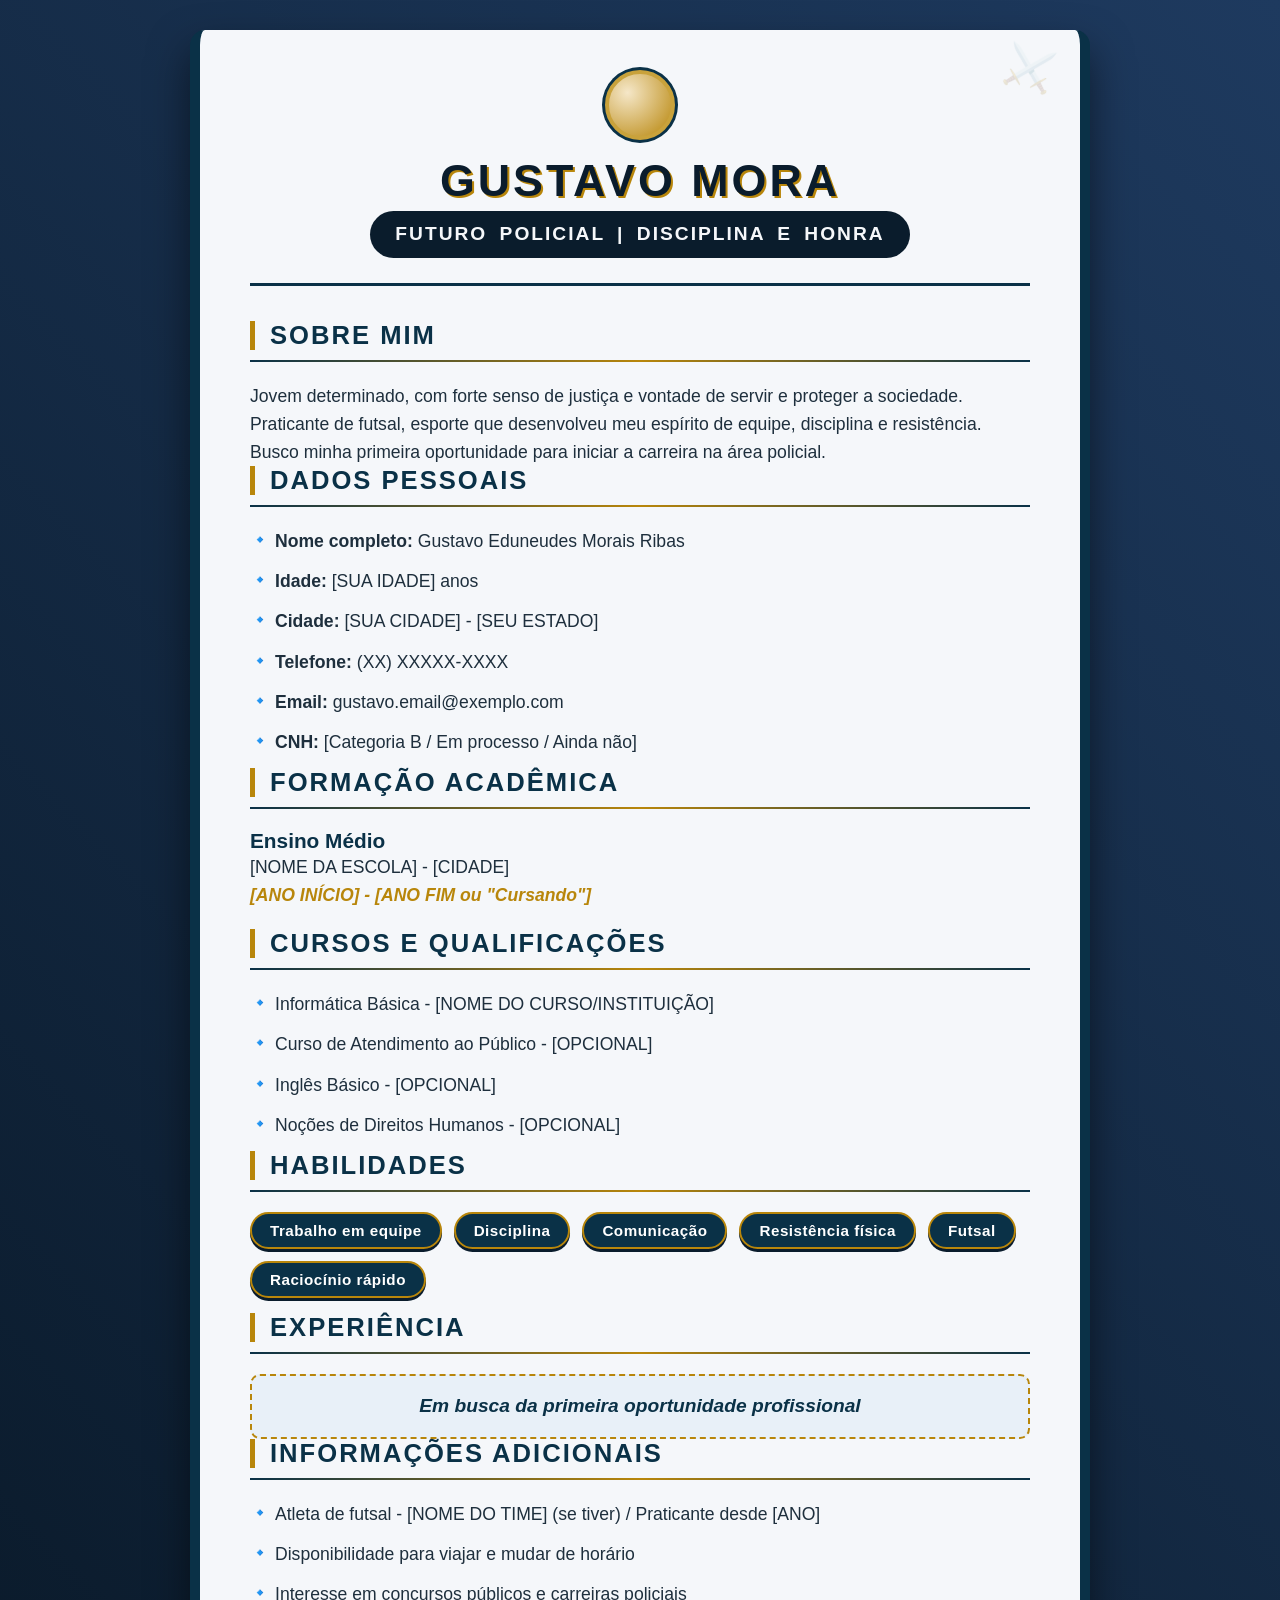
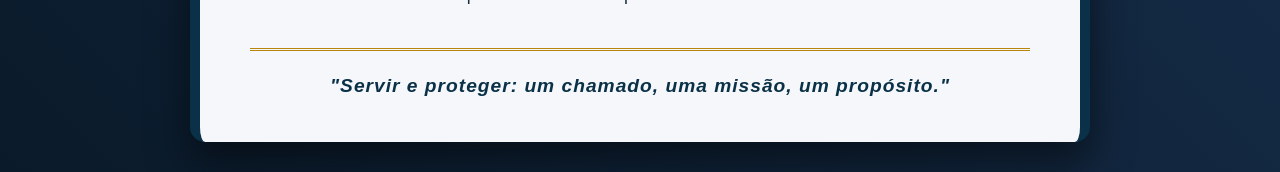
<file: index.html>
<!DOCTYPE html>
<html lang="pt-BR">
<head>
    <meta charset="UTF-8">
    <meta name="viewport" content="width=device-width, initial-scale=1.0">
    <title>Gustavo Morais - Futuro Policial</title>
    <link rel="stylesheet" href="style.css">
</head>
<body>
    <div class="container">
        <!-- HEADER COM NOME E TÍTULO -->
        <header>
            <div class="badge"></div>
            <h1>GUSTAVO MORAIS</h1>
            <p class="subtitle">FUTURO POLICIAL | DISCIPLINA E HONRA</p>
        </header>

        <!-- SEÇÃO SOBRE -->
        <section class="sobre">
            <h2>SOBRE MIM</h2>
            <div class="divider"></div>
            <p>
                Jovem determinado, com forte senso de justiça e vontade de servir e proteger a sociedade. 
                Praticante de futsal, esporte que desenvolveu meu espírito de equipe, disciplina e resistência. 
                Busco minha primeira oportunidade para iniciar a carreira na área policial.
            </p>
        </section>

        <!-- INFORMAÇÕES PESSOAIS -->
        <section class="dados">
            <h2>DADOS PESSOAIS</h2>
            <div class="divider"></div>
            <ul>
                <li><strong>Nome completo:</strong> Gustavo Eduneudes Morais Ribas</li>
                <li><strong>Idade:</strong> [SUA IDADE] anos</li>
                <li><strong>Cidade:</strong> [SUA CIDADE] - [SEU ESTADO]</li>
                <li><strong>Telefone:</strong> (XX) XXXXX-XXXX</li>
                <li><strong>Email:</strong> gustavo.email@exemplo.com</li>
                <li><strong>CNH:</strong> [Categoria B / Em processo / Ainda não]</li>
            </ul>
        </section>

        <!-- FORMAÇÃO -->
        <section class="formacao">
            <h2>FORMAÇÃO ACADÊMICA</h2>
            <div class="divider"></div>
            <div class="item">
                <h3>Ensino Médio</h3>
                <p>[NOME DA ESCOLA] - [CIDADE]</p>
                <p class="periodo">[ANO INÍCIO] - [ANO FIM ou "Cursando"]</p>
            </div>
        </section>

        <!-- CURSOS E QUALIFICAÇÕES -->
        <section class="cursos">
            <h2>CURSOS E QUALIFICAÇÕES</h2>
            <div class="divider"></div>
            <ul>
                <li>Informática Básica - [NOME DO CURSO/INSTITUIÇÃO]</li>
                <li>Curso de Atendimento ao Público - [OPCIONAL]</li>
                <li>Inglês Básico - [OPCIONAL]</li>
                <li>Noções de Direitos Humanos - [OPCIONAL]</li>
            </ul>
        </section>

        <!-- HABILIDADES -->
        <section class="habilidades">
            <h2>HABILIDADES</h2>
            <div class="divider"></div>
            <div class="skills">
                <span class="skill-tag">Trabalho em equipe</span>
                <span class="skill-tag">Disciplina</span>
                <span class="skill-tag">Comunicação</span>
                <span class="skill-tag">Resistência física</span>
                <span class="skill-tag">Futsal</span>
                <span class="skill-tag">Raciocínio rápido</span>
            </div>
        </section>

        <!-- EXPERIÊNCIA (se tiver) -->
        <section class="experiencia">
            <h2>EXPERIÊNCIA</h2>
            <div class="divider"></div>
            <p class="primeira-oportunidade">Em busca da primeira oportunidade profissional</p>
        </section>

        <!-- INFORMAÇÕES ADICIONAIS -->
        <section class="adicional">
            <h2>INFORMAÇÕES ADICIONAIS</h2>
            <div class="divider"></div>
            <ul>
                <li>Atleta de futsal - [NOME DO TIME] (se tiver) / Praticante desde [ANO]</li>
                <li>Disponibilidade para viajar e mudar de horário</li>
                <li>Interesse em concursos públicos e carreiras policiais</li>
            </ul>
        </section>

        <!-- FRASE DE EFEITO -->
        <footer>
            <p>"Servir e proteger: um chamado, uma missão, um propósito."</p>
        </footer>
    </div>

    <script src="script.js"></script>
</body>
</html>
</file>
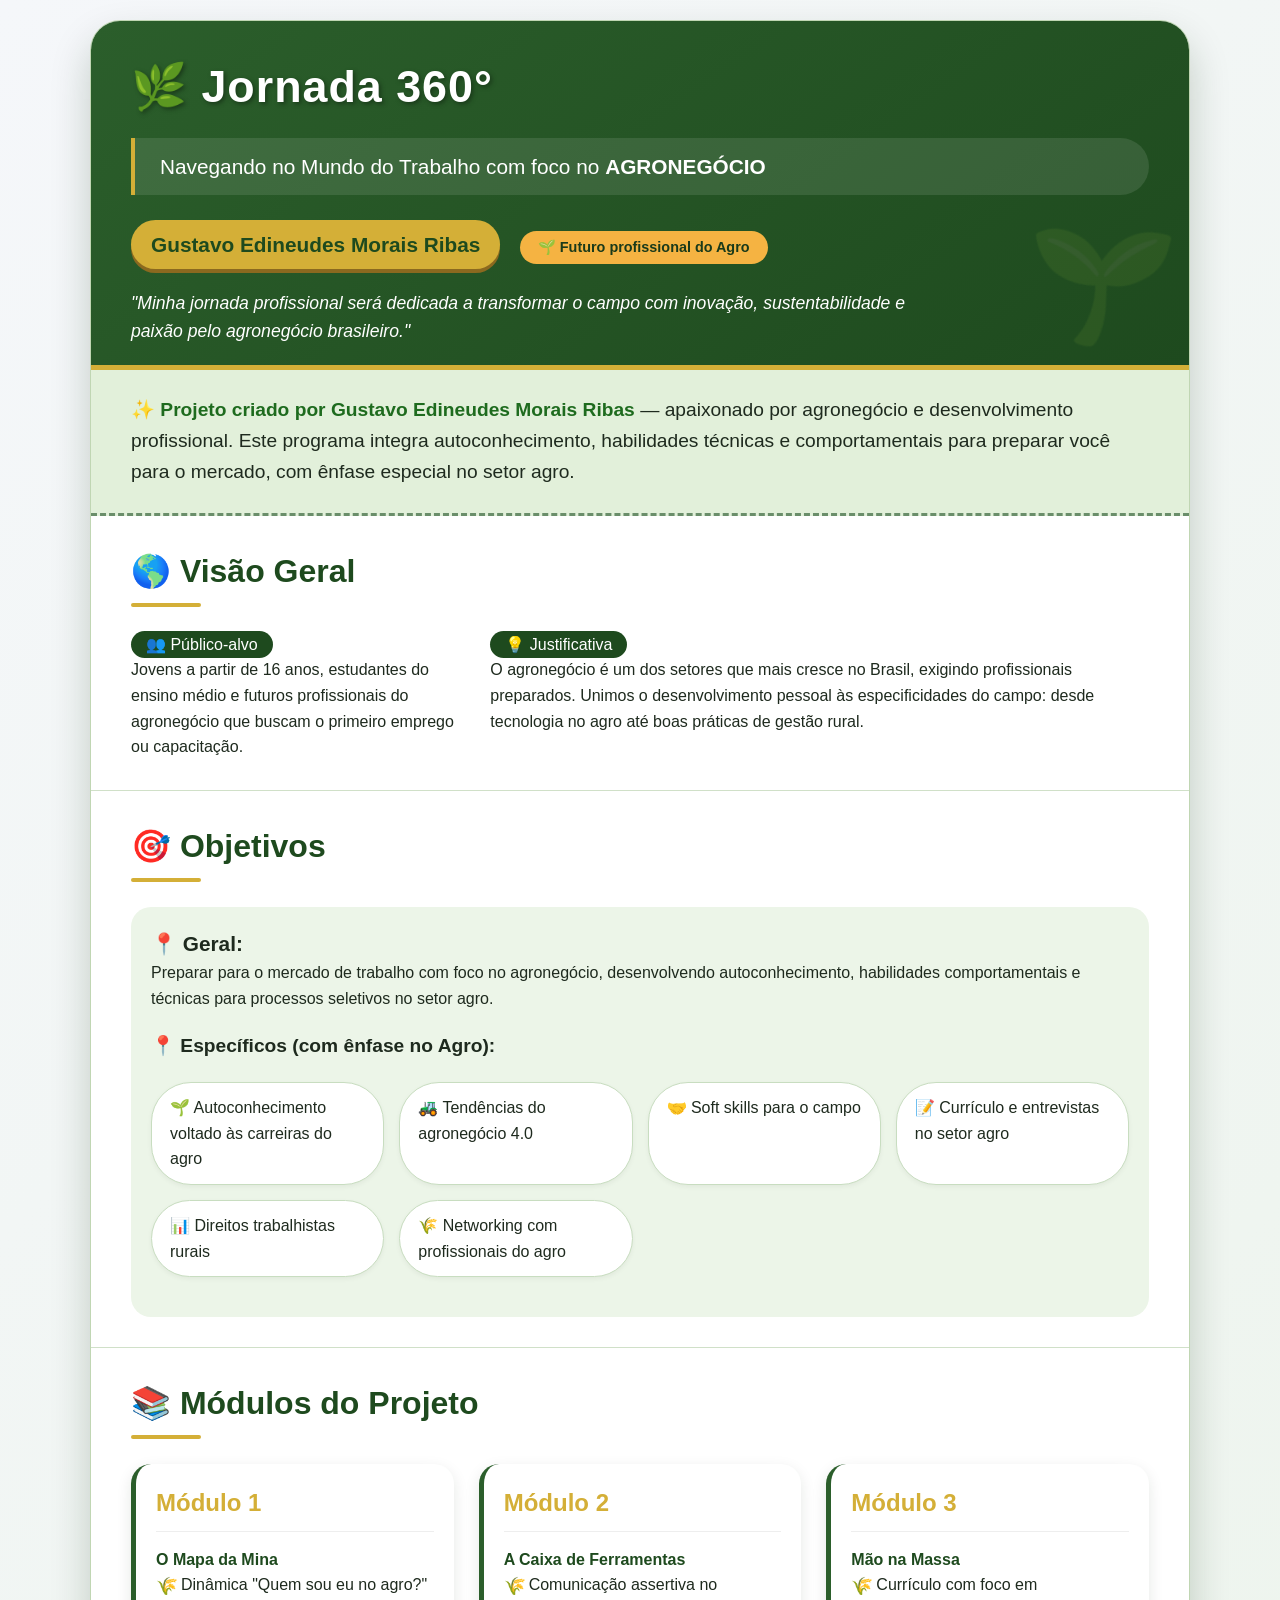
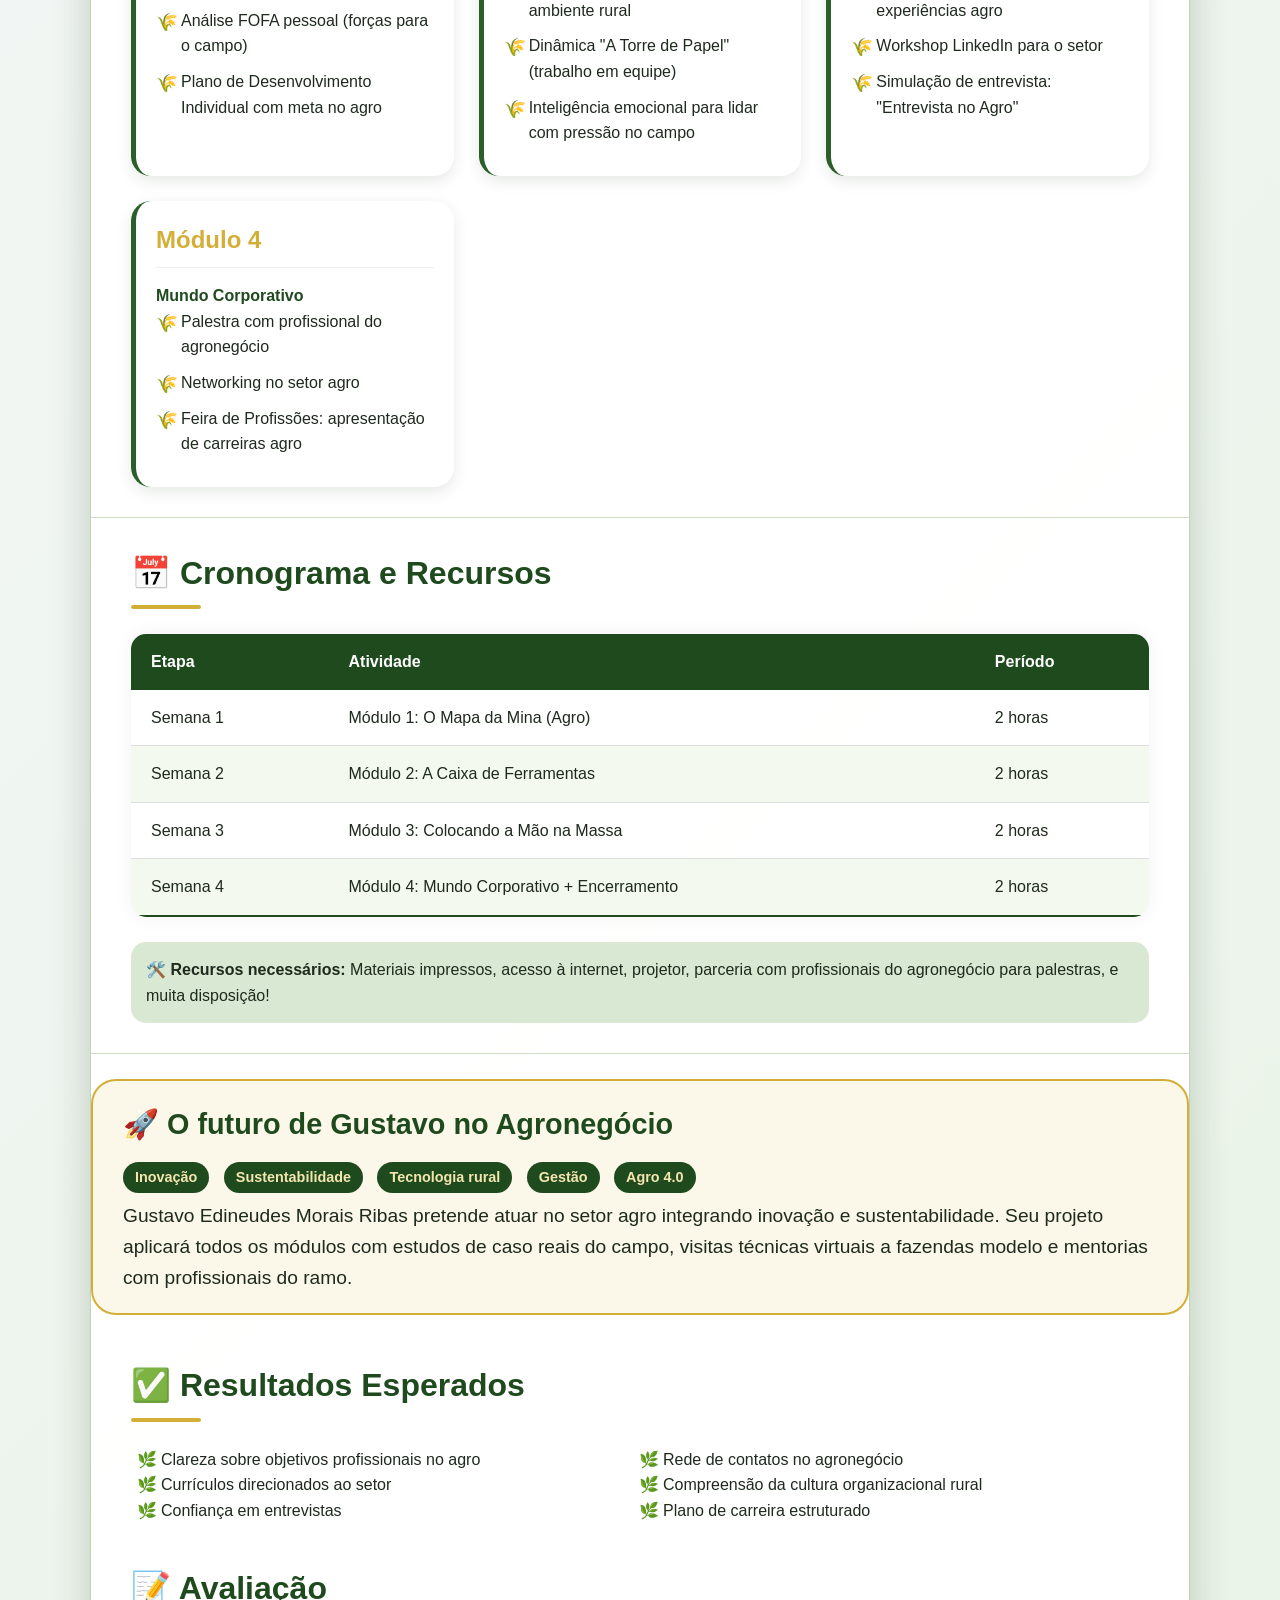
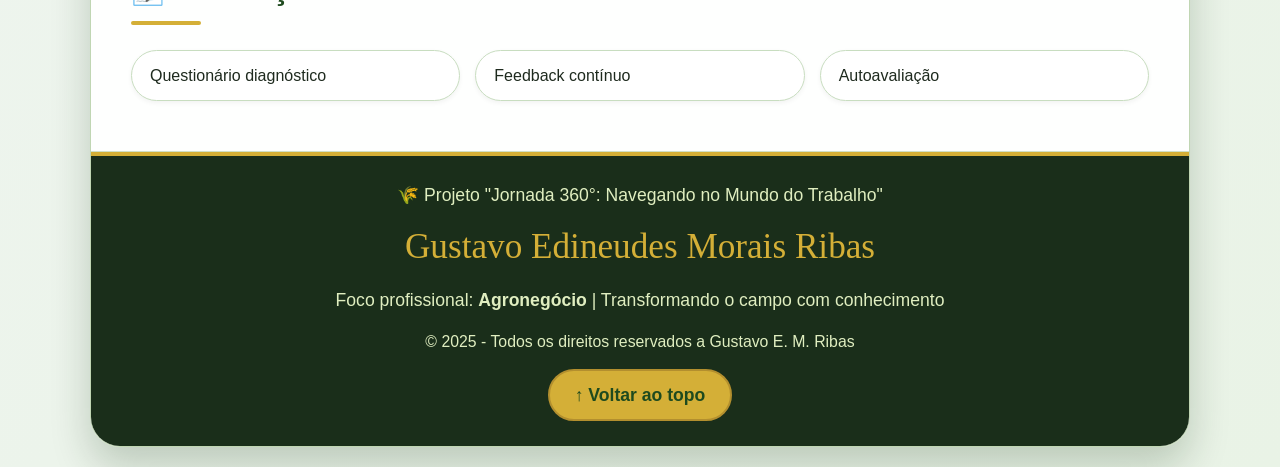
<file: deepseek_html_20260220_bca67c.html>
<!DOCTYPE html>
<html lang="pt-BR">
<head>
    <meta charset="UTF-8">
    <meta name="viewport" content="width=device-width, initial-scale=1.0">
    <title>Jornada 360° - Agronegócio | Gustavo Ribas</title>
    <style>
        * {
            margin: 0;
            padding: 0;
            box-sizing: border-box;
        }

        body {
            font-family: 'Segoe UI', Tahoma, Geneva, Verdana, sans-serif;
            background: linear-gradient(135deg, #f5f7fa 0%, #e9f3e6 100%);
            color: #1e2a1e;
            line-height: 1.6;
            padding: 20px;
        }

        .container {
            max-width: 1100px;
            margin: 0 auto;
            background-color: rgba(255, 255, 255, 0.95);
            border-radius: 30px;
            box-shadow: 0 20px 40px rgba(0, 40, 0, 0.2);
            overflow: hidden;
            backdrop-filter: blur(5px);
            border: 1px solid #c0d6b3;
        }

        /* Cabeçalho com tema do agro */
        .header-agro {
            background: linear-gradient(145deg, #2b5e2b 0%, #1e4a1e 100%);
            color: white;
            padding: 30px 40px 20px 40px;
            position: relative;
            border-bottom: 5px solid #d4af37;
        }

        .header-agro::before {
            content: "🌱";
            font-size: 120px;
            opacity: 0.1;
            position: absolute;
            bottom: -10px;
            right: 20px;
            transform: rotate(15deg);
        }

        .header-agro h1 {
            font-size: 2.8em;
            font-weight: 700;
            letter-spacing: 1px;
            margin-bottom: 5px;
            text-shadow: 2px 2px 4px #1a3a1a;
        }

        .header-agro .subtitulo {
            font-size: 1.3em;
            font-weight: 300;
            border-left: 4px solid #d4af37;
            padding-left: 20px;
            margin: 15px 0 10px 0;
            background: rgba(255, 255, 255, 0.1);
            border-radius: 0 100px 100px 0;
            padding: 12px 25px;
        }

        .nome-destaque {
            background: #d4af37;
            color: #1e4a1e;
            padding: 8px 20px;
            border-radius: 50px;
            display: inline-block;
            font-weight: 700;
            font-size: 1.3em;
            margin-top: 15px;
            box-shadow: 0 4px 0 #8b691f;
        }

        .agro-badge {
            background: #f5b342;
            color: #1a3a1a;
            padding: 5px 18px;
            border-radius: 30px;
            font-weight: 600;
            display: inline-block;
            margin-left: 15px;
            font-size: 0.9em;
        }

        /* Cards e seções */
        .intro-box {
            background: #e2f0da;
            padding: 25px 40px;
            border-bottom: 3px dashed #6a8e6a;
            font-size: 1.2em;
        }

        .intro-box strong {
            color: #1e6b1e;
        }

        .secao {
            padding: 30px 40px;
            border-bottom: 1px solid #d0e0c8;
        }

        .secao:last-child {
            border-bottom: none;
        }

        .secao h2 {
            color: #1e4a1e;
            font-size: 2em;
            margin-bottom: 25px;
            position: relative;
            padding-bottom: 10px;
        }

        .secao h2::after {
            content: "";
            position: absolute;
            bottom: 0;
            left: 0;
            width: 70px;
            height: 4px;
            background: #d4af37;
            border-radius: 2px;
        }

        .modulos-grid {
            display: grid;
            grid-template-columns: repeat(auto-fit, minmax(240px, 1fr));
            gap: 25px;
            margin-top: 20px;
        }

        .modulo-card {
            background: white;
            border-radius: 20px;
            padding: 20px;
            box-shadow: 0 5px 15px rgba(0, 40, 0, 0.1);
            border-left: 5px solid #2b5e2b;
            transition: transform 0.3s ease;
        }

        .modulo-card:hover {
            transform: translateY(-5px);
            box-shadow: 0 12px 20px rgba(0, 60, 0, 0.15);
        }

        .modulo-card h3 {
            color: #d4af37;
            font-size: 1.5em;
            margin-bottom: 15px;
            border-bottom: 1px solid #eee;
            padding-bottom: 8px;
        }

        .modulo-card ul {
            list-style-type: none;
        }

        .modulo-card li {
            margin-bottom: 10px;
            padding-left: 25px;
            position: relative;
        }

        .modulo-card li::before {
            content: "🌾";
            position: absolute;
            left: 0;
            color: #2b5e2b;
            font-size: 1.1em;
        }

        /* Tabela cronograma */
        .tabela-cronograma {
            width: 100%;
            border-collapse: collapse;
            margin: 25px 0;
            font-size: 1em;
            border-radius: 15px;
            overflow: hidden;
            box-shadow: 0 0 20px rgba(0, 0, 0, 0.05);
        }

        .tabela-cronograma thead tr {
            background-color: #1e4a1e;
            color: white;
            font-weight: 600;
        }

        .tabela-cronograma th, .tabela-cronograma td {
            padding: 15px 20px;
            text-align: left;
        }

        .tabela-cronograma tbody tr {
            border-bottom: 1px solid #dddddd;
        }

        .tabela-cronograma tbody tr:nth-of-type(even) {
            background-color: #f4f9f0;
        }

        .tabela-cronograma tbody tr:last-of-type {
            border-bottom: 2px solid #1e4a1e;
        }

        /* Listas em colunas */
        .lista-colunas {
            display: grid;
            grid-template-columns: repeat(auto-fit, minmax(200px, 1fr));
            gap: 15px;
            margin: 20px 0;
        }

        .lista-colunas li {
            background: white;
            padding: 12px 18px;
            border-radius: 40px;
            list-style: none;
            box-shadow: 0 2px 5px rgba(0,0,0,0.05);
            border: 1px solid #c8ddc0;
            font-weight: 500;
        }

        /* Foco no agro */
        .agro-destaque {
            background: #fbf7e9;
            border-radius: 25px;
            padding: 20px 30px;
            margin: 25px 0 15px 0;
            border: 2px solid #d4af37;
            position: relative;
        }

        .agro-destaque h3 {
            color: #1e4a1e;
            font-size: 1.8em;
            margin-bottom: 15px;
        }

        .tag-agro {
            background: #1e4a1e;
            color: #f5e6b0;
            padding: 4px 12px;
            border-radius: 50px;
            font-weight: 600;
            font-size: 0.9em;
            display: inline-block;
            margin-right: 10px;
            margin-bottom: 8px;
        }

        .rodape {
            background: #1a2e1a;
            color: #e0eec0;
            padding: 25px 40px;
            text-align: center;
            font-size: 1.1em;
            border-top: 4px solid #d4af37;
        }

        .assinatura {
            font-family: 'Brush Script MT', cursive;
            font-size: 2em;
            color: #d4af37;
            margin: 10px 0;
        }

        .botao-voltar {
            display: inline-block;
            background: #d4af37;
            color: #1e4a1e;
            padding: 10px 25px;
            border-radius: 40px;
            text-decoration: none;
            font-weight: 700;
            margin-top: 15px;
            border: 2px solid #b38f2e;
            transition: all 0.3s;
        }

        .botao-voltar:hover {
            background: #f5c542;
            transform: scale(1.05);
        }

        @media (max-width: 700px) {
            .header-agro h1 {
                font-size: 1.8em;
            }
            .secao {
                padding: 20px;
            }
        }
    </style>
</head>
<body>

<div class="container">
    <!-- Cabeçalho com nome e agro -->
    <div class="header-agro">
        <h1>🌿 Jornada 360°</h1>
        <div class="subtitulo">Navegando no Mundo do Trabalho com foco no <strong>AGRONEGÓCIO</strong></div>
        <div>
            <span class="nome-destaque">Gustavo Edineudes Morais Ribas</span>
            <span class="agro-badge">🌱 Futuro profissional do Agro</span>
        </div>
        <p style="margin-top: 20px; font-size: 1.1em; max-width: 80%;"><i>"Minha jornada profissional será dedicada a transformar o campo com inovação, sustentabilidade e paixão pelo agronegócio brasileiro."</i></p>
    </div>

    <!-- Introdução personalizada -->
    <div class="intro-box">
        <strong>✨ Projeto criado por Gustavo Edineudes Morais Ribas</strong> — apaixonado por agronegócio e desenvolvimento profissional. Este programa integra autoconhecimento, habilidades técnicas e comportamentais para preparar você para o mercado, com ênfase especial no setor agro.
    </div>

    <!-- Seção Público/Justificativa -->
    <div class="secao">
        <h2>🌎 Visão Geral</h2>
        <div style="display: flex; flex-wrap: wrap; gap: 30px;">
            <div style="flex: 1; min-width: 200px;">
                <p><span style="background: #1e4a1e; color: white; padding: 5px 15px; border-radius: 30px;">👥 Público-alvo</span></p>
                <p>Jovens a partir de 16 anos, estudantes do ensino médio e futuros profissionais do agronegócio que buscam o primeiro emprego ou capacitação.</p>
            </div>
            <div style="flex: 2;">
                <p><span style="background: #1e4a1e; color: white; padding: 5px 15px; border-radius: 30px;">💡 Justificativa</span></p>
                <p>O agronegócio é um dos setores que mais cresce no Brasil, exigindo profissionais preparados. Unimos o desenvolvimento pessoal às especificidades do campo: desde tecnologia no agro até boas práticas de gestão rural.</p>
            </div>
        </div>
    </div>

    <!-- Objetivos Gerais e Específicos com toque agro -->
    <div class="secao">
        <h2>🎯 Objetivos</h2>
        <div style="background: #ecf5e8; padding: 20px; border-radius: 20px;">
            <p style="font-size: 1.3em; font-weight: 600;">📍 Geral:</p>
            <p>Preparar para o mercado de trabalho com foco no agronegócio, desenvolvendo autoconhecimento, habilidades comportamentais e técnicas para processos seletivos no setor agro.</p>
            <p style="font-size: 1.2em; font-weight: 600; margin-top: 20px;">📍 Específicos (com ênfase no Agro):</p>
            <ul class="lista-colunas">
                <li>🌱 Autoconhecimento voltado às carreiras do agro</li>
                <li>🚜 Tendências do agronegócio 4.0</li>
                <li>🤝 Soft skills para o campo</li>
                <li>📝 Currículo e entrevistas no setor agro</li>
                <li>📊 Direitos trabalhistas rurais</li>
                <li>🌾 Networking com profissionais do agro</li>
            </ul>
        </div>
    </div>

    <!-- Módulos com atividades -->
    <div class="secao">
        <h2>📚 Módulos do Projeto</h2>
        <div class="modulos-grid">
            <div class="modulo-card">
                <h3>Módulo 1</h3>
                <p style="font-weight: 600; color: #1e4a1e;">O Mapa da Mina</p>
                <ul>
                    <li>Dinâmica "Quem sou eu no agro?"</li>
                    <li>Análise FOFA pessoal (forças para o campo)</li>
                    <li>Plano de Desenvolvimento Individual com meta no agro</li>
                </ul>
            </div>
            <div class="modulo-card">
                <h3>Módulo 2</h3>
                <p style="font-weight: 600; color: #1e4a1e;">A Caixa de Ferramentas</p>
                <ul>
                    <li>Comunicação assertiva no ambiente rural</li>
                    <li>Dinâmica "A Torre de Papel" (trabalho em equipe)</li>
                    <li>Inteligência emocional para lidar com pressão no campo</li>
                </ul>
            </div>
            <div class="modulo-card">
                <h3>Módulo 3</h3>
                <p style="font-weight: 600; color: #1e4a1e;">Mão na Massa</p>
                <ul>
                    <li>Currículo com foco em experiências agro</li>
                    <li>Workshop LinkedIn para o setor</li>
                    <li>Simulação de entrevista: "Entrevista no Agro"</li>
                </ul>
            </div>
            <div class="modulo-card">
                <h3>Módulo 4</h3>
                <p style="font-weight: 600; color: #1e4a1e;">Mundo Corporativo</p>
                <ul>
                    <li>Palestra com profissional do agronegócio</li>
                    <li>Networking no setor agro</li>
                    <li>Feira de Profissões: apresentação de carreiras agro</li>
                </ul>
            </div>
        </div>
    </div>

    <!-- Cronograma e recursos -->
    <div class="secao">
        <h2>📅 Cronograma e Recursos</h2>
        <table class="tabela-cronograma">
            <thead>
                <tr>
                    <th>Etapa</th>
                    <th>Atividade</th>
                    <th>Período</th>
                </tr>
            </thead>
            <tbody>
                <tr><td>Semana 1</td><td>Módulo 1: O Mapa da Mina (Agro)</td><td>2 horas</td></tr>
                <tr><td>Semana 2</td><td>Módulo 2: A Caixa de Ferramentas</td><td>2 horas</td></tr>
                <tr><td>Semana 3</td><td>Módulo 3: Colocando a Mão na Massa</td><td>2 horas</td></tr>
                <tr><td>Semana 4</td><td>Módulo 4: Mundo Corporativo + Encerramento</td><td>2 horas</td></tr>
            </tbody>
        </table>
        <div style="background: #d9e8d2; padding: 15px; border-radius: 15px;">
            <strong>🛠️ Recursos necessários:</strong> Materiais impressos, acesso à internet, projetor, parceria com profissionais do agronegócio para palestras, e muita disposição!
        </div>
    </div>

    <!-- Destaque para o interesse de Gustavo no Agro -->
    <div class="agro-destaque">
        <h3>🚀 O futuro de Gustavo no Agronegócio</h3>
        <p><span class="tag-agro">Inovação</span> <span class="tag-agro">Sustentabilidade</span> <span class="tag-agro">Tecnologia rural</span> <span class="tag-agro">Gestão</span> <span class="tag-agro">Agro 4.0</span></p>
        <p style="font-size: 1.2em;">Gustavo Edineudes Morais Ribas pretende atuar no setor agro integrando inovação e sustentabilidade. Seu projeto aplicará todos os módulos com estudos de caso reais do campo, visitas técnicas virtuais a fazendas modelo e mentorias com profissionais do ramo.</p>
    </div>

    <!-- Resultados esperados e avaliação -->
    <div class="secao">
        <h2>✅ Resultados Esperados</h2>
        <ul style="columns: 2; list-style-type: '🌿 '; padding-left: 30px;">
            <li>Clareza sobre objetivos profissionais no agro</li>
            <li>Currículos direcionados ao setor</li>
            <li>Confiança em entrevistas</li>
            <li>Rede de contatos no agronegócio</li>
            <li>Compreensão da cultura organizacional rural</li>
            <li>Plano de carreira estruturado</li>
        </ul>

        <h2 style="margin-top: 40px;">📝 Avaliação</h2>
        <div class="lista-colunas" style="grid-template-columns: repeat(3,1fr);">
            <li>Questionário diagnóstico</li>
            <li>Feedback contínuo</li>
            <li>Autoavaliação</li>
        </div>
    </div>

    <!-- Rodapé com nome completo e assinatura -->
    <div class="rodape">
        <p>🌾 Projeto "Jornada 360°: Navegando no Mundo do Trabalho"</p>
        <div class="assinatura">Gustavo Edineudes Morais Ribas</div>
        <p>Foco profissional: <strong>Agronegócio</strong> | Transformando o campo com conhecimento</p>
        <p style="margin-top: 15px; font-size: 0.9em;">© 2025 - Todos os direitos reservados a Gustavo E. M. Ribas</p>
        <a href="#" class="botao-voltar" onclick="window.scrollTo({top: 0, behavior: 'smooth'}); return false;">↑ Voltar ao topo</a>
    </div>
</div>

<script>
    // pequeno script para deixar interativo - mostra mensagem no console
    console.log("Projeto personalizado para Gustavo Edineudes Morais Ribas - Agro é o nosso futuro!");
</script>

</body>
</html>
</file>
<file: style.css>
/* ESTILO GERAL - TEMA POLICIAL (AZUL MARINHO) */
* {
    margin: 0;
    padding: 0;
    box-sizing: border-box;
    font-family: 'Arial', 'Helvetica', sans-serif;
}

body {
    background-color: #1a2b3c; /* Azul marinho/escuro */
    background-image: linear-gradient(45deg, #0a1a2a 0%, #1e3a5f 100%);
    min-height: 100vh;
    display: flex;
    justify-content: center;
    align-items: center;
    padding: 30px 15px;
}

/* CONTAINER PRINCIPAL - EFEITO FICHA POLICIAL */
.container {
    max-width: 900px;
    width: 100%;
    background-color: #f5f7fa;
    padding: 40px 50px;
    border-radius: 15px;
    box-shadow: 0 20px 40px rgba(0, 0, 0, 0.5);
    border-left: 10px solid #0a3147;
    border-right: 10px solid #0a3147;
    position: relative;
}

/* EFEITO DE DISTINTIVO NO CANTO */
.container::before {
    content: "⚔️";
    position: absolute;
    top: 15px;
    right: 25px;
    font-size: 40px;
    opacity: 0.15;
    transform: rotate(15deg);
}

/* HEADER */
header {
    text-align: center;
    margin-bottom: 35px;
    padding-bottom: 25px;
    border-bottom: 3px solid #0a3147;
    position: relative;
}

.badge {
    width: 70px;
    height: 70px;
    background-color: #0a3147;
    margin: 0 auto 15px;
    border-radius: 50%;
    border: 4px solid #c9a23b;
    background-image: radial-gradient(circle at 30% 30%, #f5e7c8, #b8860b);
    box-shadow: 0 0 0 3px #0a3147;
}

h1 {
    font-size: 2.8rem;
    letter-spacing: 3px;
    color: #0a1c2c;
    text-transform: uppercase;
    font-weight: 800;
    text-shadow: 2px 2px 0 #b8860b;
    margin-bottom: 5px;
}

.subtitle {
    font-size: 1.2rem;
    color: #b8860b;
    font-weight: bold;
    letter-spacing: 2px;
    word-spacing: 5px;
    background-color: #0a1c2c;
    display: inline-block;
    padding: 8px 25px;
    border-radius: 30px;
    color: #f5f7fa;
}

/* TÍTULOS DAS SEÇÕES */
h2 {
    color: #0a3147;
    font-size: 1.6rem;
    text-transform: uppercase;
    letter-spacing: 2px;
    margin-bottom: 10px;
    font-weight: 700;
    border-left: 5px solid #b8860b;
    padding-left: 15px;
}

.divider {
    width: 100%;
    height: 2px;
    background: linear-gradient(to right, #0a3147, #b8860b, #0a3147);
    margin-bottom: 20px;
}

/* TEXTOS GERAIS */
p, li {
    color: #1e2f3d;
    font-size: 1.1rem;
    line-height: 1.6;
}

/* LISTAS */
ul {
    list-style-type: none;
}

li {
    margin-bottom: 12px;
    padding-left: 25px;
    position: relative;
}

li::before {
    content: "🔹";
    position: absolute;
    left: 0;
    color: #b8860b;
    font-size: 1rem;
}

/* ITENS DE FORMAÇÃO/CURSOS */
.item {
    margin-bottom: 20px;
}

.item h3 {
    color: #0a3147;
    font-size: 1.3rem;
    font-weight: bold;
}

.periodo {
    color: #b8860b;
    font-weight: bold;
    font-style: italic;
}

/* SKILLS (HABILIDADES) */
.skills {
    display: flex;
    flex-wrap: wrap;
    gap: 12px;
    margin: 15px 0;
}

.skill-tag {
    background-color: #0a3147;
    color: white;
    padding: 8px 18px;
    border-radius: 30px;
    font-size: 0.95rem;
    font-weight: 600;
    letter-spacing: 0.5px;
    border: 2px solid #b8860b;
    box-shadow: 0 3px 0 #0a1c2c;
    transition: transform 0.2s;
}

.skill-tag:hover {
    transform: scale(1.05);
    background-color: #b8860b;
    border-color: #0a3147;
    color: #0a1c2c;
}

/* EXPERIÊNCIA */
.primeira-oportunidade {
    text-align: center;
    font-size: 1.2rem;
    font-style: italic;
    background-color: #e8f0f8;
    padding: 15px;
    border-radius: 10px;
    border: 2px dashed #b8860b;
    color: #0a3147;
    font-weight: bold;
}

/* FOOTER */
footer {
    margin-top: 40px;
    text-align: center;
    padding-top: 20px;
    border-top: 3px double #b8860b;
}

footer p {
    font-size: 1.2rem;
    font-style: italic;
    color: #0a3147;
    font-weight: bold;
    letter-spacing: 1px;
}

/* RESPONSIVIDADE */
@media (max-width: 600px) {
    .container {
        padding: 25px 20px;
    }
    
    h1 {
        font-size: 2rem;
    }
    
    .subtitle {
        font-size: 1rem;
        padding: 6px 15px;
    }
    
    h2 {
        font-size: 1.3rem;
    }
    
    .skills {
        gap: 8px;
    }
    
    .skill-tag {
        padding: 6px 12px;
        font-size: 0.85rem;
    }
}
</file>
